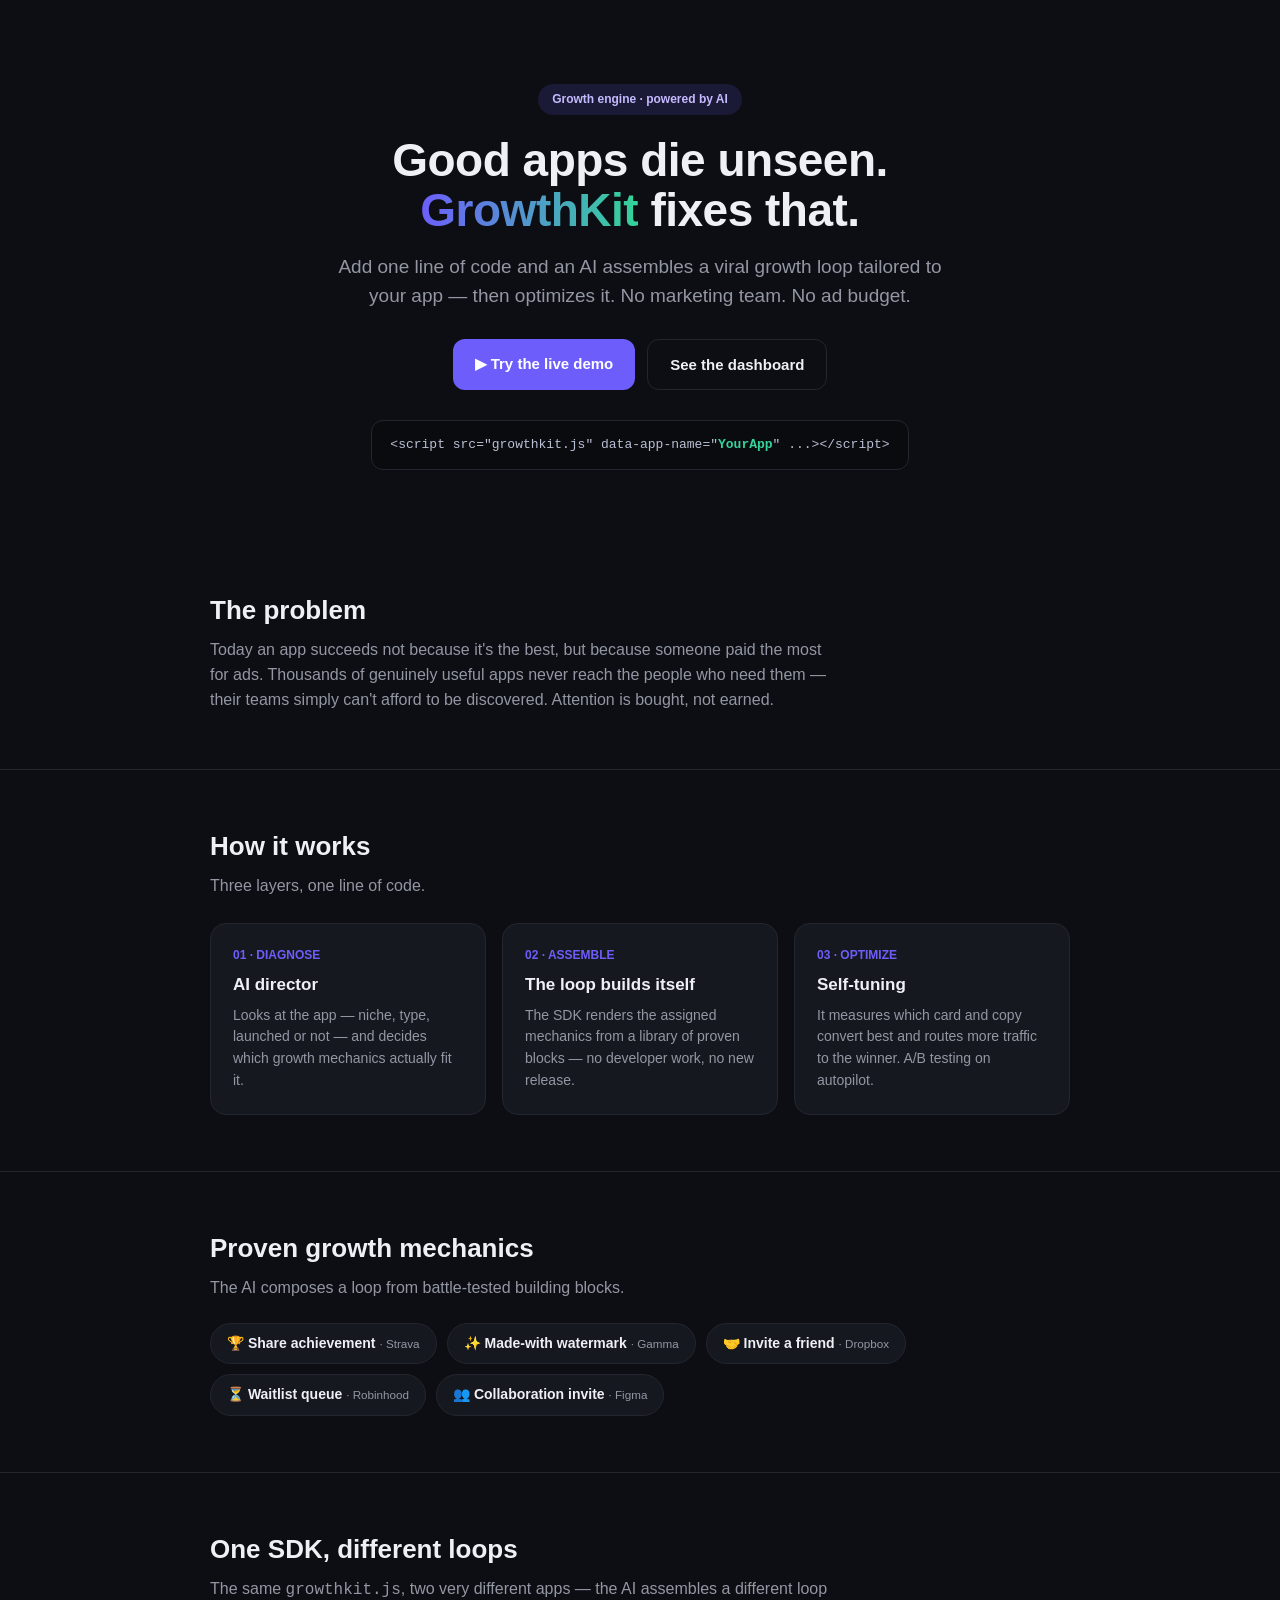
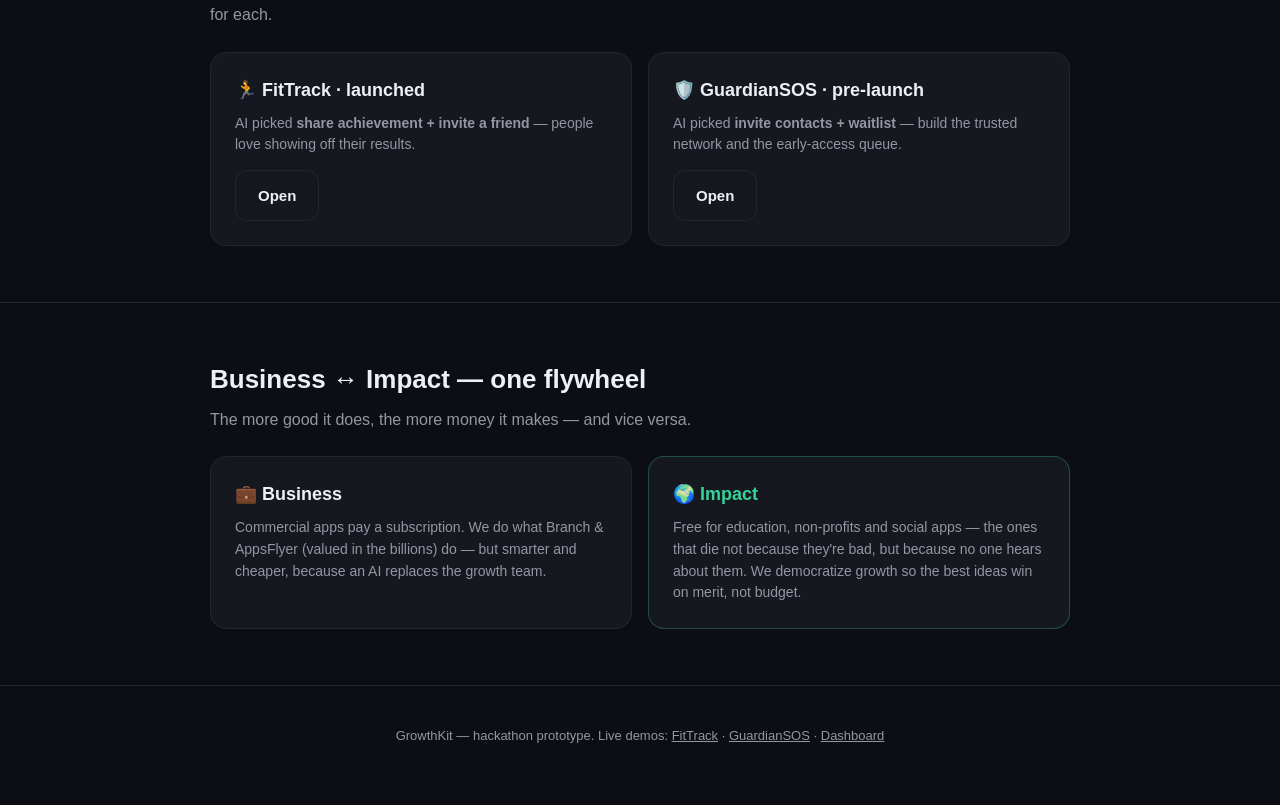
<file: index.html>
<!doctype html>
<html lang="en">
<head>
  <meta charset="utf-8">
  <meta name="viewport" content="width=device-width, initial-scale=1">
  <title>GrowthKit — AI growth engine for apps</title>
  <meta http-equiv="refresh" content="0; url=landing/index.html">
  <link rel="canonical" href="landing/index.html">
  <style>
    body{margin:0;min-height:100vh;display:grid;place-items:center;
      background:#0b0714;color:#f4eefb;font-family:Inter,system-ui,sans-serif}
    a{color:#19f7ff}
  </style>
</head>
<body>
  <p>Loading GrowthKit… If it doesn’t open, <a href="landing/index.html">click here</a>.</p>
  <script>location.replace("landing/index.html");</script>
</body>
</html>
</file>
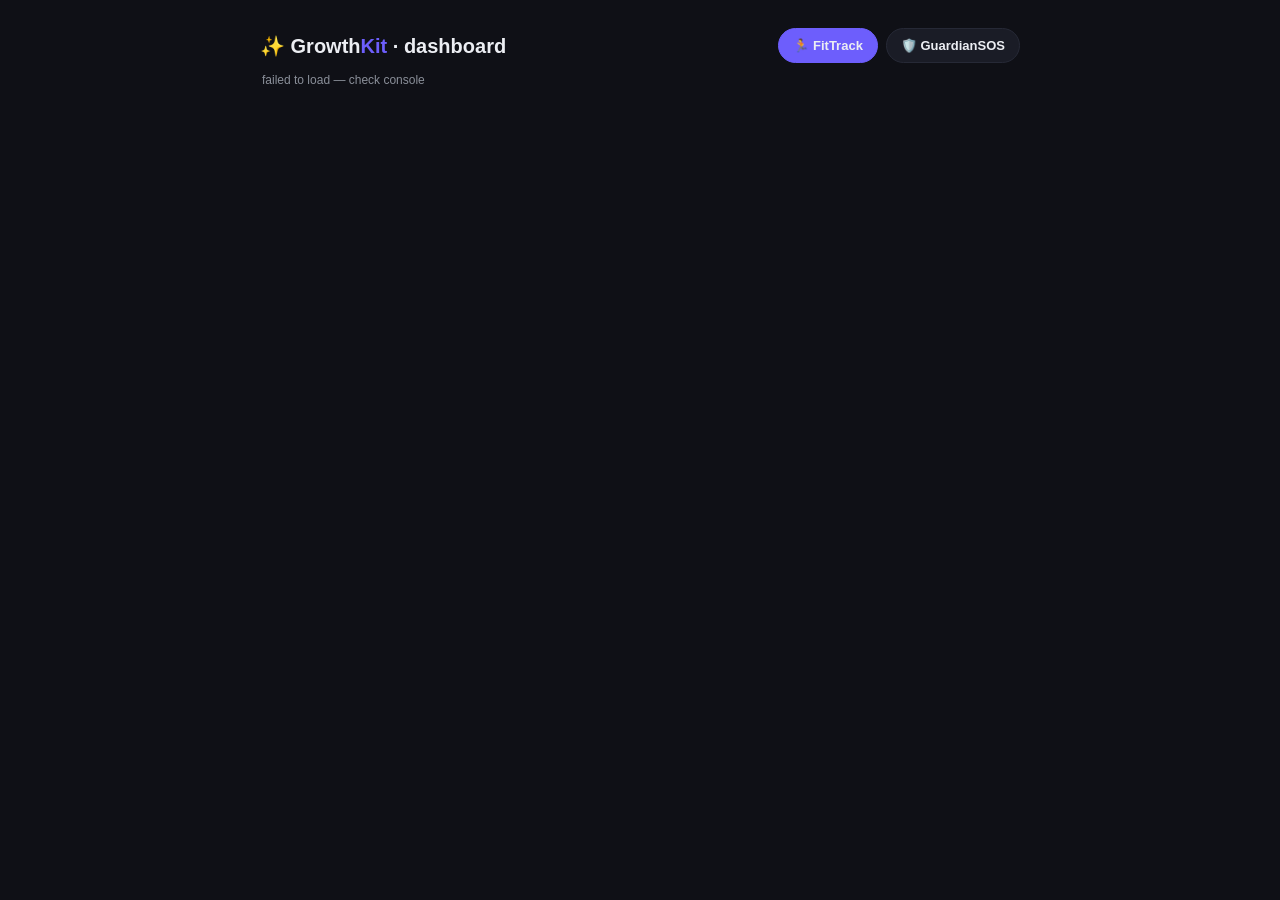
<file: dashboard/index.html>
<!DOCTYPE html>
<html lang="en">
  <head>
    <meta charset="UTF-8" />
    <meta name="viewport" content="width=device-width, initial-scale=1.0" />
    <title>GrowthKit — Dashboard</title>
    <style>
      :root {
        --bg: #0f1016;
        --card: #1a1c26;
        --line: #262936;
        --accent: #6d5efc;
        --good: #34d399;
        --ink: #eceef3;
        --muted: #8a8f99;
        --font: -apple-system, "Segoe UI", Roboto, sans-serif;
      }
      * { margin: 0; padding: 0; box-sizing: border-box; }
      body {
        font-family: var(--font);
        background: var(--bg);
        color: var(--ink);
        min-height: 100vh;
        padding: 28px 18px 48px;
      }
      .wrap { max-width: 760px; margin: 0 auto; }

      header.top { display: flex; align-items: center; justify-content: space-between; gap: 16px; flex-wrap: wrap; }
      .brand { font-size: 20px; font-weight: 800; }
      .brand span { color: var(--accent); }
      .apps { display: flex; gap: 8px; }
      .app-btn {
        border: 1px solid var(--line); background: var(--card); color: var(--ink);
        font: 700 13px var(--font); padding: 9px 14px; border-radius: 999px; cursor: pointer;
      }
      .app-btn.active { background: var(--accent); border-color: var(--accent); }

      .status { font-size: 12px; color: var(--muted); margin: 10px 2px 18px; min-height: 15px; }

      .card {
        background: var(--card); border: 1px solid var(--line);
        border-radius: 18px; padding: 20px; margin-bottom: 16px;
      }
      .card__label {
        font-size: 11px; font-weight: 700; text-transform: uppercase;
        letter-spacing: 0.5px; color: var(--muted); margin-bottom: 12px;
      }

      /* Strategy */
      .chips { display: flex; gap: 8px; flex-wrap: wrap; }
      .chip {
        background: rgba(109, 94, 252, 0.16); color: #c3bbff;
        font-size: 13px; font-weight: 700; padding: 7px 13px; border-radius: 999px;
      }
      .reason { font-size: 14px; color: var(--muted); margin-top: 12px; line-height: 1.5; }

      /* Metric tiles */
      .tiles { display: grid; grid-template-columns: repeat(auto-fit, minmax(120px, 1fr)); gap: 12px; }
      .tile { background: var(--card); border: 1px solid var(--line); border-radius: 16px; padding: 16px; }
      .tile__value { font-size: 30px; font-weight: 800; line-height: 1.1; font-variant-numeric: tabular-nums; }
      .tile__value.good { color: var(--good); }
      .tile__label { font-size: 12px; color: var(--muted); margin-top: 4px; }
      .tile__hint { font-size: 11px; color: #5c6069; margin-top: 6px; }

      /* Chart */
      .chart { display: flex; align-items: flex-end; gap: 5px; height: 130px; }
      .bar { flex: 1; background: linear-gradient(180deg, var(--accent), #4a37d6); border-radius: 4px 4px 0 0; min-height: 3px; }
      .chart-x { display: flex; justify-content: space-between; font-size: 10px; color: #5c6069; margin-top: 8px; }

      /* A/B */
      .ab { display: grid; grid-template-columns: 1fr 1fr; gap: 12px; }
      .variant { border: 1px solid var(--line); border-radius: 14px; padding: 16px; position: relative; }
      .variant.win { border-color: var(--good); background: rgba(52, 211, 153, 0.06); }
      .variant__name { font-size: 13px; font-weight: 800; }
      .variant__conv { font-size: 26px; font-weight: 800; margin: 6px 0 2px; font-variant-numeric: tabular-nums; }
      .variant__sub { font-size: 12px; color: var(--muted); }
      .win-tag { position: absolute; top: 12px; right: 12px; background: var(--good); color: #06281c; font-size: 10px; font-weight: 800; padding: 3px 8px; border-radius: 999px; }
      .ab-note { font-size: 12px; color: var(--muted); margin-top: 12px; line-height: 1.5; }

      .warn { display: none; color: #ffb35c; background: rgba(255, 179, 92, 0.1); border-radius: 12px; padding: 14px; font-size: 13px; line-height: 1.5; }
    </style>
  </head>
  <body>
    <div class="wrap">
      <header class="top">
        <div class="brand">✨ Growth<span>Kit</span> · dashboard</div>
        <div class="apps" id="apps"></div>
      </header>
      <div class="status" id="status"></div>

      <div class="warn" id="warn">
        Supabase is not configured. Add your keys to <b>config.js</b> and reload.
      </div>

      <div id="content" hidden>
        <!-- AI strategy -->
        <div class="card">
          <div class="card__label">🤖 Strategy assembled by the AI director</div>
          <div class="chips" id="chips"></div>
          <div class="reason" id="reason"></div>
        </div>

        <!-- Business metrics -->
        <div class="tiles" id="tiles"></div>

        <!-- Chart -->
        <div class="card" style="margin-top:16px;">
          <div class="card__label">📈 Installs per day (last 14 days)</div>
          <div class="chart" id="chart"></div>
          <div class="chart-x" id="chart-x"></div>
        </div>

        <!-- A/B optimization -->
        <div class="card">
          <div class="card__label">⚖️ Self-optimization — winning variant</div>
          <div class="ab" id="ab"></div>
          <div class="ab-note" id="ab-note"></div>
        </div>
      </div>
    </div>

    <script src="../config.js"></script>
    <script>
      /**
       * GrowthKit dashboard. Reads the AI strategy and analytics events from
       * Supabase and renders business metrics, a daily chart and the winning
       * A/B variant. Aggregation is done client-side for demo simplicity.
       */
      (() => {
        "use strict";

        const CPI = 2.1;   // assumed cost per install ($) for "ad spend saved"
        const REACH = 3;   // assumed people who see each share (for K-factor)

        const APPS = [
          { key: "demo-fittrack", name: "🏃 FitTrack" },
          { key: "demo-sos", name: "🛡️ GuardianSOS" },
        ];
        let current = APPS[0];

        const cfg = window.GROWTHKIT_CONFIG;
        const isConfigured = !!cfg?.supabaseUrl && !cfg.supabaseUrl.includes("YOUR-PROJECT");

        const $ = (id) => document.getElementById(id);

        // App selector buttons
        APPS.forEach((app) => {
          const btn = document.createElement("button");
          btn.className = "app-btn" + (app.key === current.key ? " active" : "");
          btn.textContent = app.name;
          btn.addEventListener("click", () => {
            current = app;
            document.querySelectorAll(".app-btn").forEach((b) => b.classList.remove("active"));
            btn.classList.add("active");
            load();
          });
          $("apps").appendChild(btn);
        });

        if (!isConfigured) {
          $("warn").style.display = "block";
          return;
        }

        const headers = {
          apikey: cfg.supabaseAnonKey,
          Authorization: `Bearer ${cfg.supabaseAnonKey}`,
        };

        async function api(path) {
          const res = await fetch(`${cfg.supabaseUrl}/rest/v1/${path}`, { headers });
          if (!res.ok) throw new Error(`HTTP ${res.status}`);
          return res.json();
        }

        async function load() {
          $("status").textContent = "loading…";
          try {
            const [events, strategyRows] = await Promise.all([
              api(`clicks?app_key=eq.${current.key}&select=type,variant,created_at`),
              api(`strategies?app_key=eq.${current.key}&select=strategy,reasoning`),
            ]);
            render(events, strategyRows[0]);
            $("content").hidden = false;
            $("status").textContent = `updated ${new Date().toLocaleTimeString()}`;
          } catch (error) {
            console.error(error);
            $("status").textContent = "failed to load — check console";
          }
        }

        function render(events, strategyRow) {
          renderStrategy(strategyRow);

          const shares = events.filter((e) => e.type === "share").length;
          const installs = events.filter((e) => e.type === "install").length;
          const conversion = shares ? installs / shares : 0;
          const kFactor = conversion * REACH;
          const saved = installs * CPI;

          renderTiles({ installs, shares, conversion, kFactor, saved });
          renderChart(events);
          renderAB(events);
        }

        function renderStrategy(row) {
          const mechanics = row?.strategy?.mechanics || [];
          $("chips").innerHTML = mechanics
            .map((m) => `<span class="chip">${m.type}</span>`)
            .join("");
          $("reason").textContent = row?.reasoning || "";
        }

        function tile(value, label, hint, good) {
          return (
            `<div class="tile"><div class="tile__value${good ? " good" : ""}">${value}</div>` +
            `<div class="tile__label">${label}</div>` +
            (hint ? `<div class="tile__hint">${hint}</div>` : "") +
            `</div>`
          );
        }

        function renderTiles({ installs, shares, conversion, kFactor, saved }) {
          $("tiles").innerHTML =
            tile(installs, "Installs", "via shared links") +
            tile(shares, "Shares", "growth loops shown") +
            tile(Math.round(conversion * 100) + "%", "Conversion", "install per share") +
            tile("×" + kFactor.toFixed(2), "K-factor", `viral if >1 · ~${REACH} see each share`, kFactor > 1) +
            tile("$" + Math.round(saved), "Ad spend saved", `at $${CPI} per install`, true);
        }

        function renderChart(events) {
          const today = new Date();
          today.setHours(0, 0, 0, 0);
          const days = [];
          for (let i = 13; i >= 0; i--) {
            const d = new Date(today);
            d.setDate(d.getDate() - i);
            days.push({ t: d.getTime(), label: `${d.getMonth() + 1}/${d.getDate()}`, count: 0 });
          }
          for (const e of events) {
            if (e.type !== "install") continue;
            const d = new Date(e.created_at);
            d.setHours(0, 0, 0, 0);
            const day = days.find((x) => x.t === d.getTime());
            if (day) day.count++;
          }
          const max = Math.max(1, ...days.map((d) => d.count));
          $("chart").innerHTML = days
            .map((d) => `<div class="bar" style="height:${(d.count / max) * 100}%" title="${d.label}: ${d.count}"></div>`)
            .join("");
          $("chart-x").innerHTML = `<span>${days[0].label}</span><span>today</span>`;
        }

        function renderAB(events) {
          const stat = (v) => {
            const s = events.filter((e) => e.type === "share" && e.variant === v).length;
            const i = events.filter((e) => e.type === "install" && e.variant === v).length;
            return { s, i, conv: s ? i / s : 0 };
          };
          const a = stat("A");
          const b = stat("B");
          const winner = a.conv >= b.conv ? "A" : "B";

          const col = (name, d) =>
            `<div class="variant${winner === name ? " win" : ""}">` +
            (winner === name ? `<span class="win-tag">WINNER</span>` : "") +
            `<div class="variant__name">Variant ${name}</div>` +
            `<div class="variant__conv">${Math.round(d.conv * 100)}%</div>` +
            `<div class="variant__sub">${d.i} installs / ${d.s} shares</div></div>`;

          $("ab").innerHTML = col("A", a) + col("B", b);
          $("ab-note").textContent =
            `Variant ${winner} converts better, so GrowthKit routes more traffic to it — ` +
            `the loop optimizes itself, no manual A/B analysis needed.`;
        }

        load();
        setInterval(load, 8000);
      })();
    </script>
  </body>
</html>
</file>
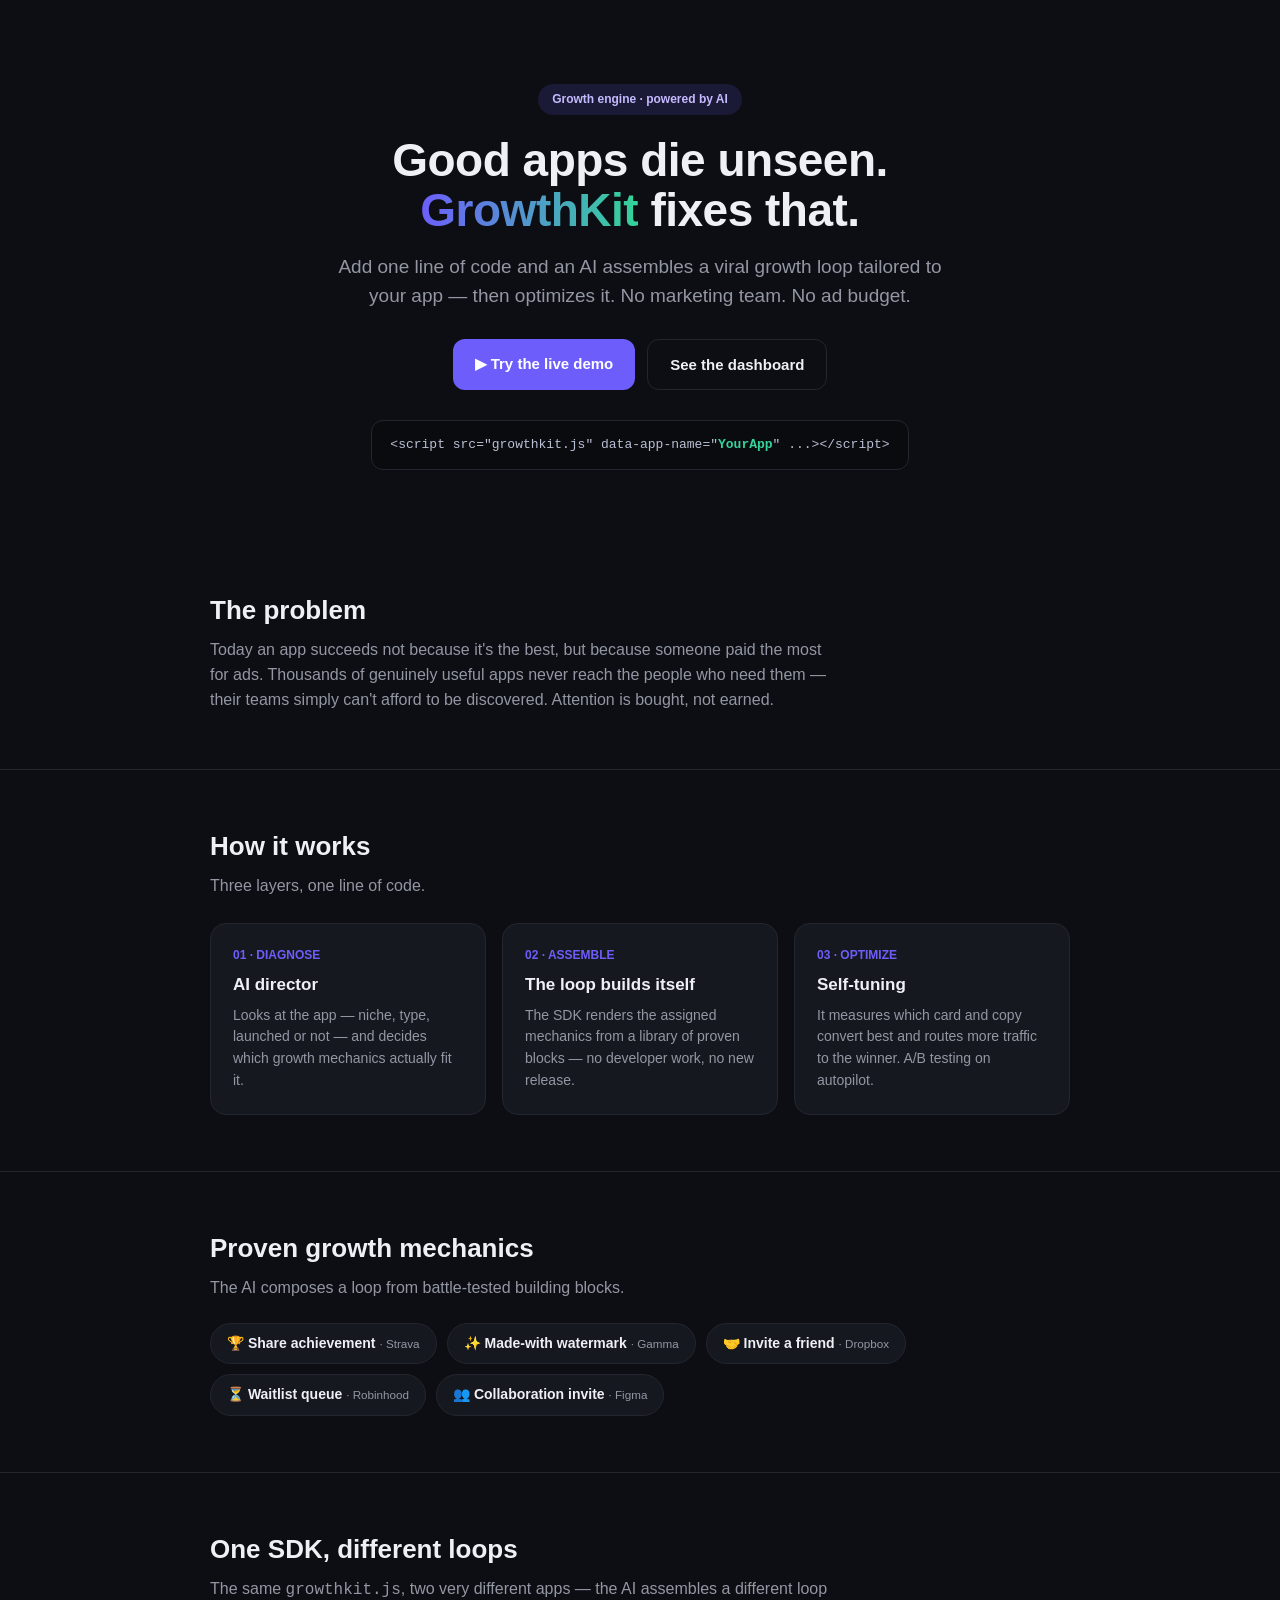
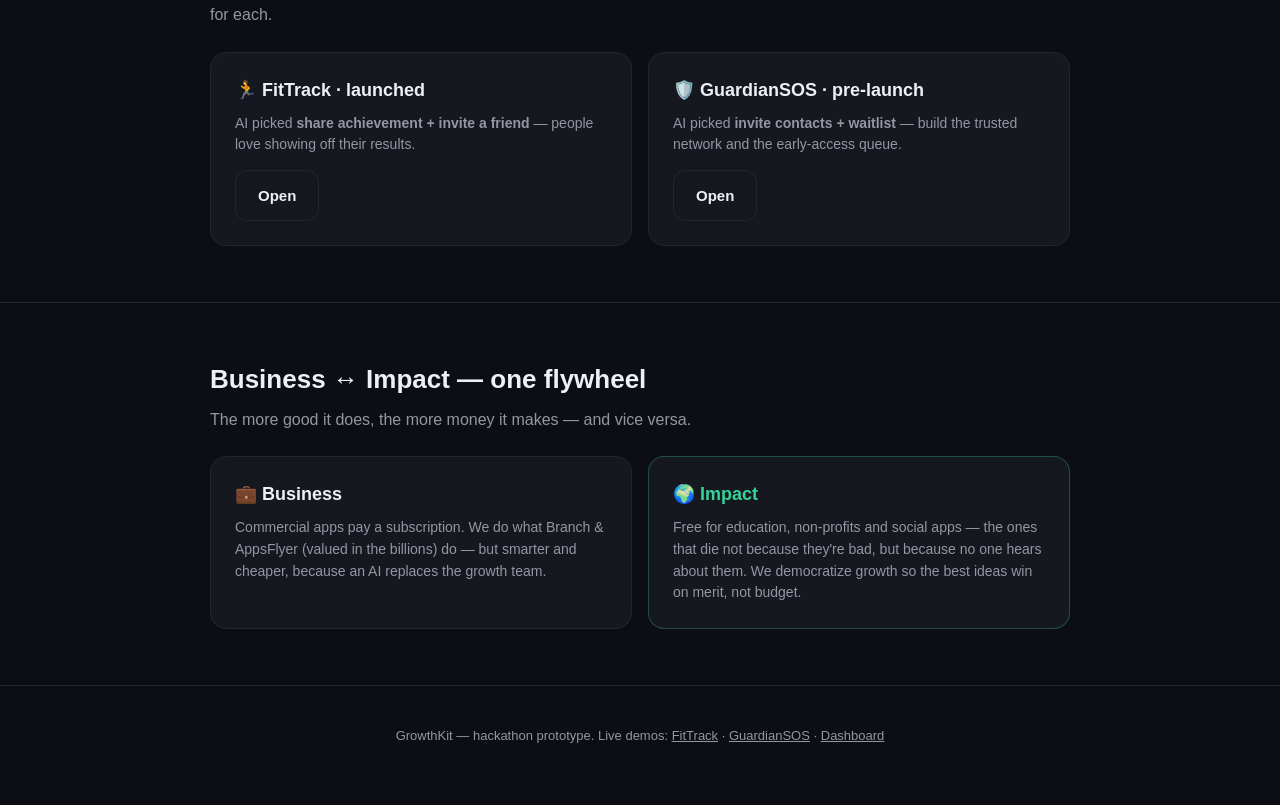
<file: landing/index.html>
<!DOCTYPE html>
<html lang="en">
  <head>
    <meta charset="UTF-8" />
    <meta name="viewport" content="width=device-width, initial-scale=1.0" />
    <title>GrowthKit — AI-assembled growth loops for any app</title>
    <style>
      :root {
        --bg: #0d0e13;
        --card: #16181f;
        --line: #23262f;
        --accent: #6d5efc;
        --accent2: #34d399;
        --ink: #eef0f5;
        --muted: #9297a3;
        --font: -apple-system, "Segoe UI", Roboto, sans-serif;
      }
      * { margin: 0; padding: 0; box-sizing: border-box; }
      body { font-family: var(--font); background: var(--bg); color: var(--ink); line-height: 1.55; }
      .wrap { max-width: 900px; margin: 0 auto; padding: 0 20px; }
      a { color: inherit; }
      .section { padding: 56px 0; border-bottom: 1px solid var(--line); }
      h2 { font-size: 26px; font-weight: 800; margin-bottom: 8px; }
      .lead { color: var(--muted); font-size: 16px; max-width: 620px; }

      /* Hero */
      .hero { padding: 84px 0 64px; text-align: center; }
      .badge { display: inline-block; font-size: 12px; font-weight: 700; color: #c3bbff;
        background: rgba(109,94,252,0.15); padding: 6px 14px; border-radius: 999px; }
      .hero h1 { font-size: 46px; font-weight: 900; line-height: 1.1; margin: 20px 0 16px; letter-spacing: -0.5px; }
      .hero h1 span { background: linear-gradient(90deg, var(--accent), var(--accent2)); -webkit-background-clip: text; background-clip: text; color: transparent; }
      .hero p { color: var(--muted); font-size: 19px; max-width: 640px; margin: 0 auto 28px; }
      .cta { display: inline-flex; gap: 12px; flex-wrap: wrap; justify-content: center; }
      .btn { text-decoration: none; font-weight: 700; font-size: 15px; padding: 13px 22px; border-radius: 12px; }
      .btn--primary { background: var(--accent); color: #fff; }
      .btn--ghost { border: 1px solid var(--line); color: var(--ink); }
      .code { display: inline-block; margin-top: 30px; background: #0a0b0f; border: 1px solid var(--line);
        border-radius: 12px; padding: 14px 18px; font-family: ui-monospace, monospace; font-size: 13px; color: #b9c0d4; }
      .code b { color: var(--accent2); }

      /* Steps */
      .steps { display: grid; grid-template-columns: repeat(auto-fit, minmax(220px, 1fr)); gap: 16px; margin-top: 24px; }
      .step { background: var(--card); border: 1px solid var(--line); border-radius: 16px; padding: 22px; }
      .step__n { font-size: 12px; font-weight: 800; color: var(--accent); }
      .step h3 { font-size: 17px; margin: 8px 0 6px; }
      .step p { color: var(--muted); font-size: 14px; }

      /* Mechanics */
      .mechs { display: flex; flex-wrap: wrap; gap: 10px; margin-top: 22px; }
      .mech { background: var(--card); border: 1px solid var(--line); border-radius: 999px; padding: 9px 16px; font-size: 14px; font-weight: 600; }
      .mech small { color: var(--muted); font-weight: 400; }

      /* Flywheel / impact */
      .cols { display: grid; grid-template-columns: 1fr 1fr; gap: 16px; margin-top: 24px; }
      .col { background: var(--card); border: 1px solid var(--line); border-radius: 16px; padding: 24px; }
      .col h3 { font-size: 18px; margin-bottom: 8px; }
      .col p { color: var(--muted); font-size: 14px; }
      .col--impact { border-color: rgba(52,211,153,0.3); }
      .col--impact h3 { color: var(--accent2); }

      footer { padding: 40px 0 60px; color: var(--muted); font-size: 13px; text-align: center; }

      @media (max-width: 620px) {
        .hero h1 { font-size: 34px; }
        .cols { grid-template-columns: 1fr; }
      }
    </style>
  </head>
  <body>
    <!-- Hero -->
    <section class="hero">
      <div class="wrap">
        <span class="badge">Growth engine · powered by AI</span>
        <h1>Good apps die unseen.<br /><span>GrowthKit</span> fixes that.</h1>
        <p>
          Add one line of code and an AI assembles a viral growth loop tailored to
          your app — then optimizes it. No marketing team. No ad budget.
        </p>
        <div class="cta">
          <a class="btn btn--primary" href="../apps/fittrack/index.html">▶ Try the live demo</a>
          <a class="btn btn--ghost" href="../dashboard/index.html">See the dashboard</a>
        </div>
        <div class="code">&lt;script src="growthkit.js" data-app-name="<b>YourApp</b>" ...&gt;&lt;/script&gt;</div>
      </div>
    </section>

    <!-- Problem -->
    <section class="section">
      <div class="wrap">
        <h2>The problem</h2>
        <p class="lead">
          Today an app succeeds not because it's the best, but because someone paid
          the most for ads. Thousands of genuinely useful apps never reach the people
          who need them — their teams simply can't afford to be discovered. Attention
          is bought, not earned.
        </p>
      </div>
    </section>

    <!-- How it works -->
    <section class="section">
      <div class="wrap">
        <h2>How it works</h2>
        <p class="lead">Three layers, one line of code.</p>
        <div class="steps">
          <div class="step">
            <div class="step__n">01 · DIAGNOSE</div>
            <h3>AI director</h3>
            <p>Looks at the app — niche, type, launched or not — and decides which growth mechanics actually fit it.</p>
          </div>
          <div class="step">
            <div class="step__n">02 · ASSEMBLE</div>
            <h3>The loop builds itself</h3>
            <p>The SDK renders the assigned mechanics from a library of proven blocks — no developer work, no new release.</p>
          </div>
          <div class="step">
            <div class="step__n">03 · OPTIMIZE</div>
            <h3>Self-tuning</h3>
            <p>It measures which card and copy convert best and routes more traffic to the winner. A/B testing on autopilot.</p>
          </div>
        </div>
      </div>
    </section>

    <!-- Mechanics -->
    <section class="section">
      <div class="wrap">
        <h2>Proven growth mechanics</h2>
        <p class="lead">The AI composes a loop from battle-tested building blocks.</p>
        <div class="mechs">
          <div class="mech">🏆 Share achievement <small>· Strava</small></div>
          <div class="mech">✨ Made-with watermark <small>· Gamma</small></div>
          <div class="mech">🤝 Invite a friend <small>· Dropbox</small></div>
          <div class="mech">⏳ Waitlist queue <small>· Robinhood</small></div>
          <div class="mech">👥 Collaboration invite <small>· Figma</small></div>
        </div>
      </div>
    </section>

    <!-- Different loops proof -->
    <section class="section">
      <div class="wrap">
        <h2>One SDK, different loops</h2>
        <p class="lead">The same <code>growthkit.js</code>, two very different apps — the AI assembles a different loop for each.</p>
        <div class="cols">
          <div class="col">
            <h3>🏃 FitTrack · launched</h3>
            <p>AI picked <b>share achievement + invite a friend</b> — people love showing off their results.</p>
            <a class="btn btn--ghost" style="margin-top:14px; display:inline-block;" href="../apps/fittrack/index.html">Open</a>
          </div>
          <div class="col">
            <h3>🛡️ GuardianSOS · pre-launch</h3>
            <p>AI picked <b>invite contacts + waitlist</b> — build the trusted network and the early-access queue.</p>
            <a class="btn btn--ghost" style="margin-top:14px; display:inline-block;" href="../apps/guardiansos/index.html">Open</a>
          </div>
        </div>
      </div>
    </section>

    <!-- Business + Impact flywheel -->
    <section class="section">
      <div class="wrap">
        <h2>Business ↔ Impact — one flywheel</h2>
        <p class="lead">The more good it does, the more money it makes — and vice versa.</p>
        <div class="cols">
          <div class="col">
            <h3>💼 Business</h3>
            <p>Commercial apps pay a subscription. We do what Branch &amp; AppsFlyer (valued in the billions) do — but smarter and cheaper, because an AI replaces the growth team.</p>
          </div>
          <div class="col col--impact">
            <h3>🌍 Impact</h3>
            <p>Free for education, non-profits and social apps — the ones that die not because they're bad, but because no one hears about them. We democratize growth so the best ideas win on merit, not budget.</p>
          </div>
        </div>
      </div>
    </section>

    <footer>
      <div class="wrap">
        GrowthKit — hackathon prototype. Live demos:
        <a href="../apps/fittrack/index.html">FitTrack</a> ·
        <a href="../apps/guardiansos/index.html">GuardianSOS</a> ·
        <a href="../dashboard/index.html">Dashboard</a>
      </div>
    </footer>
  </body>
</html>
</file>
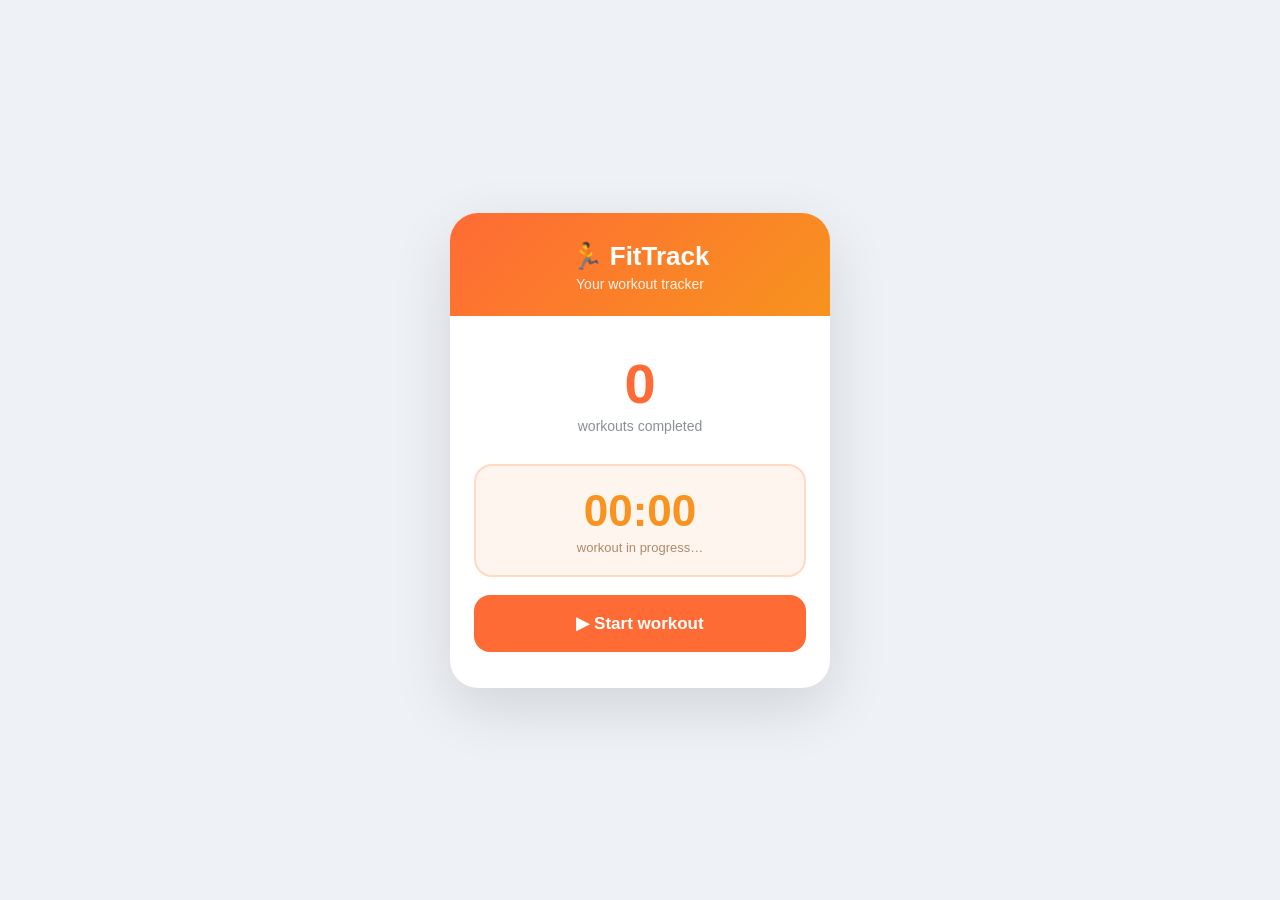
<file: apps/fittrack/index.html>
<!DOCTYPE html>
<html lang="en">
  <head>
    <meta charset="UTF-8" />
    <meta name="viewport" content="width=device-width, initial-scale=1.0" />
    <title>FitTrack — Workout Tracker</title>
    <link rel="stylesheet" href="style.css" />
  </head>
  <body>
    <main class="phone" role="application" aria-label="FitTrack">
      <header class="app-header">
        <h1 class="app-header__logo">🏃 FitTrack</h1>
        <p class="app-header__subtitle">Your workout tracker</p>
      </header>

      <section class="screen">
        <!-- Lifetime workout counter -->
        <div class="stat" aria-live="polite">
          <span class="stat__value" id="total-count">0</span>
          <span class="stat__label">workouts completed</span>
        </div>

        <!-- Active workout timer -->
        <div class="timer" id="timer-box" hidden>
          <span class="timer__value" id="timer-value">00:00</span>
          <span class="timer__label">workout in progress…</span>
        </div>

        <!-- Controls -->
        <button class="btn btn--primary" id="start-btn" type="button">▶ Start workout</button>
        <button class="btn btn--stop" id="stop-btn" type="button" hidden>⏹ Finish workout</button>

        <!-- Result (the "achievement") -->
        <article class="result" id="result-card" hidden>
          <div class="result__emoji">🏆</div>
          <h2 class="result__title">Workout complete!</h2>
          <p class="result__stats" id="result-stats"></p>
          <!-- GrowthKit SDK injects its share UI into this slot -->
          <div id="growthkit-slot"></div>
        </article>
      </section>
    </main>

    <!-- Host app logic -->
    <script src="app.js"></script>

    <!-- GrowthKit backend config (Supabase URL + public anon key) -->
    <script src="../../config.js"></script>

    <!-- GrowthKit SDK — single-line integration. All config via data-* attributes. -->
    <script
      src="../../sdk/growthkit.js"
      data-app-name="FitTrack"
      data-app-niche="fitness & sport"
      data-install-url="install.html"
      data-api-key="demo-fittrack"
    ></script>
  </body>
</html>
</file>
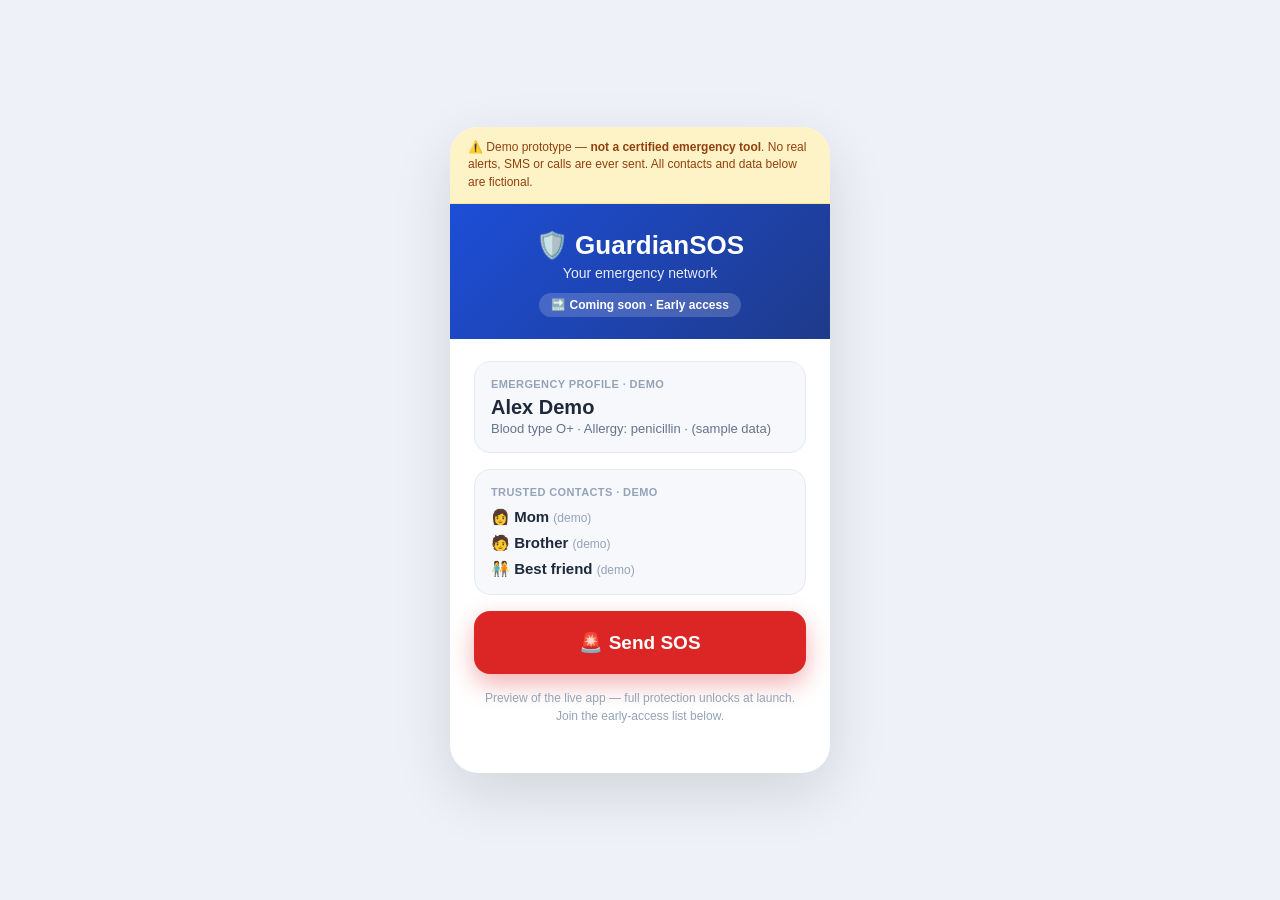
<file: apps/guardiansos/index.html>
<!DOCTYPE html>
<html lang="en">
  <head>
    <meta charset="UTF-8" />
    <meta name="viewport" content="width=device-width, initial-scale=1.0" />
    <title>GuardianSOS — Personal Safety</title>
    <link rel="stylesheet" href="style.css" />
  </head>
  <body>
    <main class="phone" role="application" aria-label="GuardianSOS">
      <!-- Safety disclaimer — this is a demo prototype, not a real service -->
      <div class="disclaimer" role="note">
        ⚠️ Demo prototype — <b>not a certified emergency tool</b>. No real alerts,
        SMS or calls are ever sent. All contacts and data below are fictional.
      </div>

      <header class="app-header">
        <h1 class="app-header__logo">🛡️ GuardianSOS</h1>
        <p class="app-header__subtitle">Your emergency network</p>
        <span class="badge-soon">🔜 Coming soon · Early access</span>
      </header>

      <section class="screen">
        <!-- Emergency profile (fictional demo data) -->
        <div class="card profile">
          <div class="card__label">Emergency profile · demo</div>
          <div class="profile__name">Alex Demo</div>
          <div class="profile__meta">Blood type O+ · Allergy: penicillin · (sample data)</div>
        </div>

        <!-- Trusted contacts (fictional) -->
        <div class="card">
          <div class="card__label">Trusted contacts · demo</div>
          <ul class="contacts" id="contacts">
            <li>👩 Mom <span>(demo)</span></li>
            <li>🧑 Brother <span>(demo)</span></li>
            <li>🧑‍🤝‍🧑 Best friend <span>(demo)</span></li>
          </ul>
        </div>

        <!-- The big SOS button (mock only) -->
        <button class="sos-btn" id="sos-btn" type="button">🚨 Send SOS</button>
        <div class="sos-status" id="sos-status" hidden></div>
        <p class="preview-note">
          Preview of the live app — full protection unlocks at launch.
          Join the early-access list below.
        </p>

        <!-- GrowthKit renders the AI-assigned mechanics here (referral + waitlist) -->
        <div id="growthkit-slot"></div>
      </section>
    </main>

    <!-- GrowthKit backend config (Supabase URL + public anon key) -->
    <script src="../../config.js"></script>

    <!-- GrowthKit SDK — same one-line integration as FitTrack, different app -->
    <script
      src="../../sdk/growthkit.js"
      data-app-name="GuardianSOS"
      data-app-niche="personal safety; alerts trusted contacts in danger; pre-launch"
      data-install-url="install.html"
      data-api-key="demo-sos"
    ></script>

    <!-- Host app logic -->
    <script src="app.js"></script>
  </body>
</html>
</file>
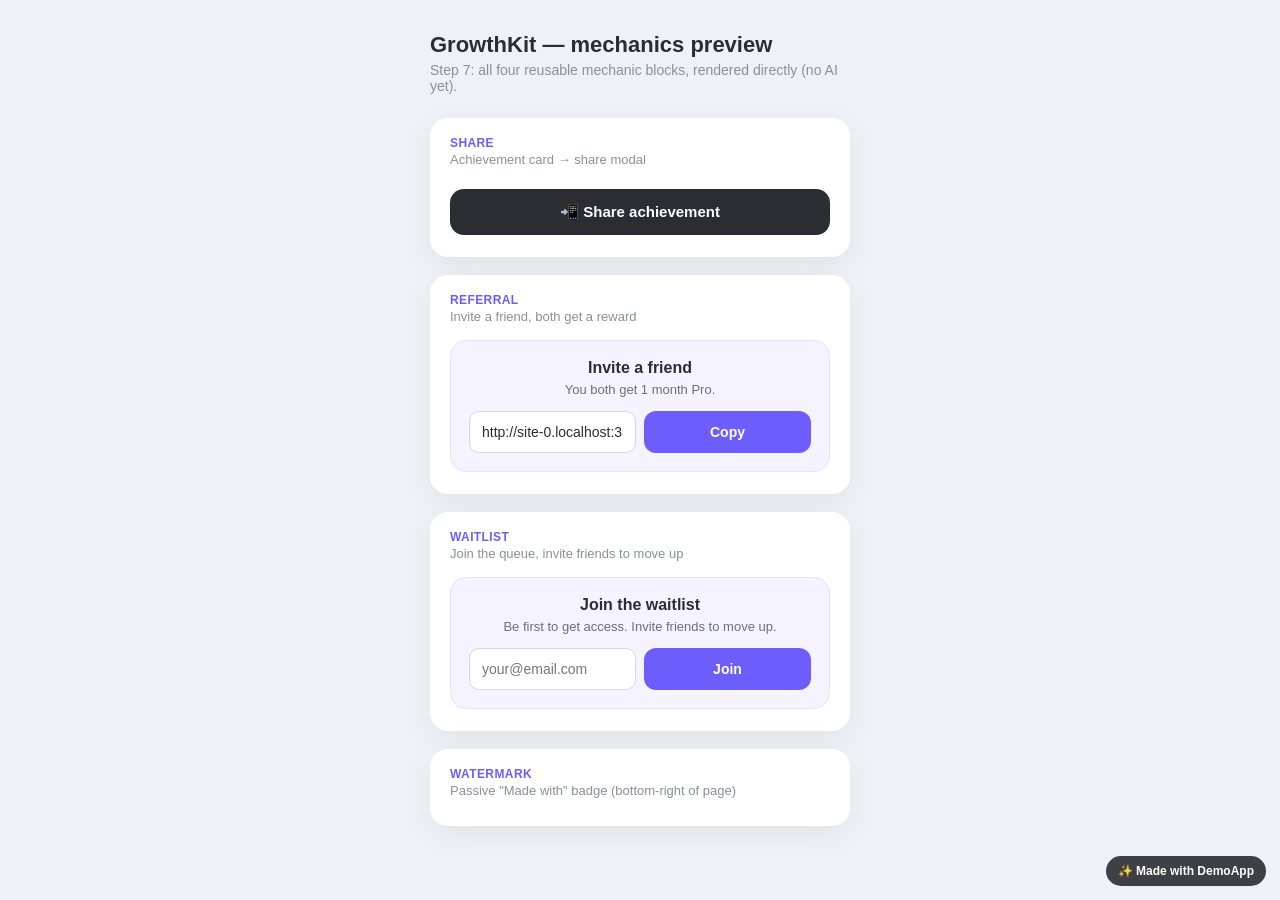
<file: sdk/preview.html>
<!DOCTYPE html>
<html lang="en">
  <head>
    <meta charset="UTF-8" />
    <meta name="viewport" content="width=device-width, initial-scale=1.0" />
    <title>GrowthKit — Mechanics Preview</title>
    <style>
      body {
        font-family: -apple-system, "Segoe UI", Roboto, sans-serif;
        background: #eef1f6;
        margin: 0;
        padding: 32px 16px;
        color: #2b2d33;
      }
      .wrap { max-width: 420px; margin: 0 auto; }
      h1 { font-size: 22px; margin: 0 0 4px; }
      .lead { font-size: 14px; color: #8a8f99; margin: 0 0 24px; }
      .mech {
        background: #fff;
        border-radius: 18px;
        padding: 18px 20px 22px;
        margin-bottom: 18px;
        box-shadow: 0 8px 30px rgba(0, 0, 0, 0.06);
      }
      .mech__name {
        font-size: 12px;
        font-weight: 700;
        text-transform: uppercase;
        letter-spacing: 0.4px;
        color: #6d5efc;
      }
      .mech__desc { font-size: 13px; color: #8a8f99; margin: 2px 0 6px; }
    </style>
  </head>
  <body>
    <div class="wrap">
      <h1>GrowthKit — mechanics preview</h1>
      <p class="lead">
        Step 7: all four reusable mechanic blocks, rendered directly (no AI yet).
      </p>

      <section class="mech">
        <div class="mech__name">share</div>
        <div class="mech__desc">Achievement card → share modal</div>
        <div id="slot-share"></div>
      </section>

      <section class="mech">
        <div class="mech__name">referral</div>
        <div class="mech__desc">Invite a friend, both get a reward</div>
        <div id="slot-referral"></div>
      </section>

      <section class="mech">
        <div class="mech__name">waitlist</div>
        <div class="mech__desc">Join the queue, invite friends to move up</div>
        <div id="slot-waitlist"></div>
      </section>

      <section class="mech">
        <div class="mech__name">watermark</div>
        <div class="mech__desc">Passive "Made with" badge (bottom-right of page)</div>
      </section>
    </div>

    <!-- Load the SDK with demo config -->
    <script
      src="growthkit.js"
      data-app-name="DemoApp"
      data-app-niche="preview"
      data-install-url="../apps/fittrack/install.html"
      data-api-key="demo-preview"
    ></script>
    <script>
      // Render each mechanic directly to verify the blocks (Step 7).
      GrowthKit.render("share", document.getElementById("slot-share"), {
        title: "Level 5 reached!",
        stats: [{ text: "⭐ 1,240 pts" }, { text: "🔥 7-day streak" }],
      });
      GrowthKit.render("referral", document.getElementById("slot-referral"), {
        reward: "1 month Pro",
      });
      GrowthKit.render("waitlist", document.getElementById("slot-waitlist"), {
        position: 128,
      });
      GrowthKit.render("watermark", null, {});
    </script>
  </body>
</html>
</file>
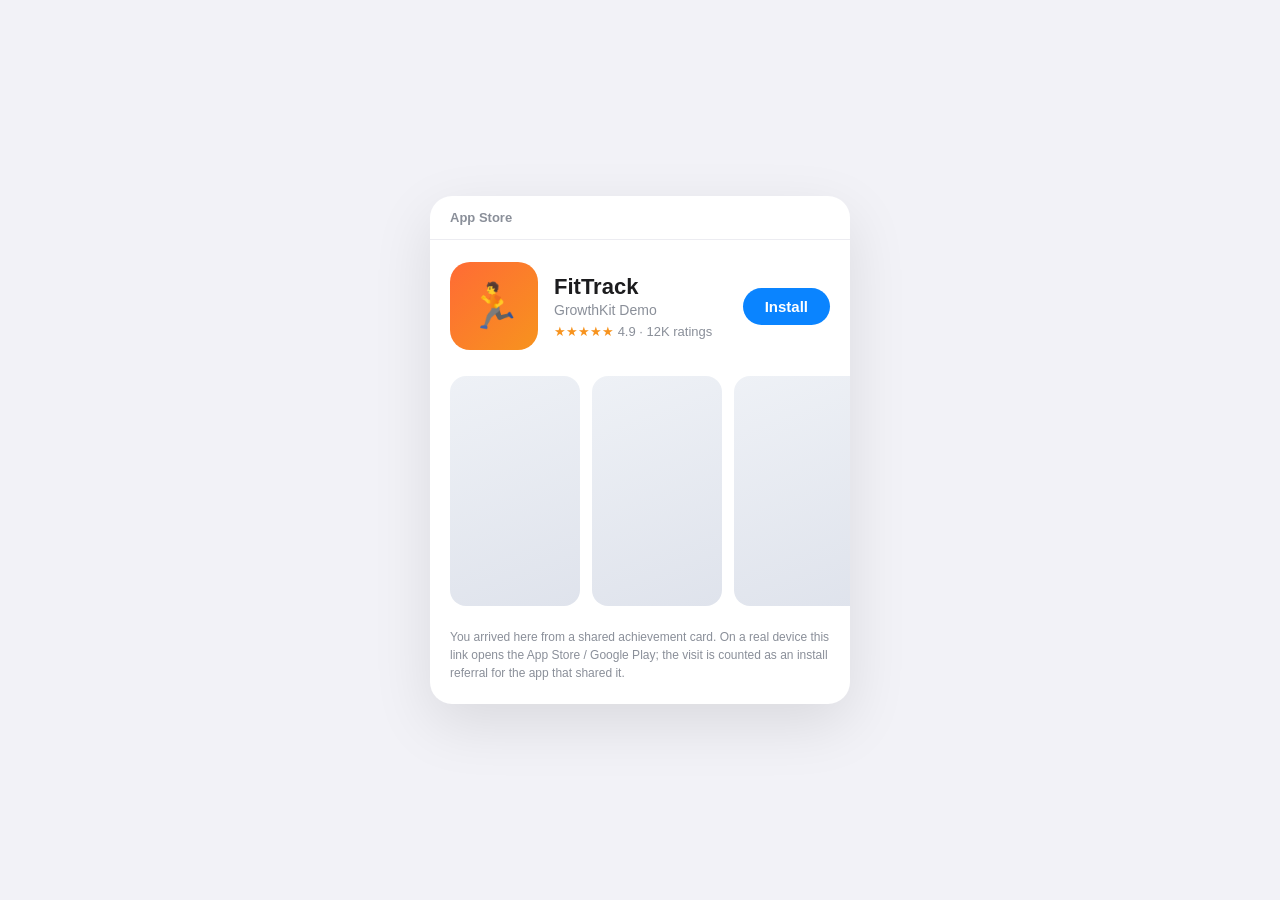
<file: apps/fittrack/install.html>
<!DOCTYPE html>
<html lang="en">
  <head>
    <meta charset="UTF-8" />
    <meta name="viewport" content="width=device-width, initial-scale=1.0" />
    <title>Install</title>
    <style>
      :root {
        --ink: #1c1c1e;
        --muted: #8a8f99;
        --accent: #0a84ff;
        --font: -apple-system, "Segoe UI", Roboto, sans-serif;
      }
      * { margin: 0; padding: 0; box-sizing: border-box; }
      body {
        font-family: var(--font);
        background: #f2f2f7;
        min-height: 100vh;
        display: grid;
        place-items: center;
        padding: 20px;
        color: var(--ink);
      }
      .store {
        width: 100%;
        max-width: 420px;
        background: #fff;
        border-radius: 22px;
        box-shadow: 0 20px 60px rgba(0, 0, 0, 0.1);
        overflow: hidden;
      }
      .store__bar {
        font-size: 13px;
        font-weight: 600;
        color: var(--muted);
        padding: 14px 20px;
        border-bottom: 1px solid #ececf1;
      }
      .app {
        display: grid;
        grid-template-columns: 88px 1fr auto;
        gap: 16px;
        align-items: center;
        padding: 22px 20px;
      }
      .app__icon {
        width: 88px;
        height: 88px;
        border-radius: 20px;
        background: linear-gradient(135deg, #ff6b35, #f7931e);
        display: grid;
        place-items: center;
        font-size: 44px;
      }
      .app__name { font-size: 22px; font-weight: 800; }
      .app__dev { font-size: 14px; color: var(--muted); margin-top: 2px; }
      .app__rating { font-size: 13px; color: #f7931e; margin-top: 6px; }
      .app__rating span { color: var(--muted); }
      .app__install {
        grid-column: 3;
        align-self: center;
        border: none;
        background: var(--accent);
        color: #fff;
        font-size: 15px;
        font-weight: 700;
        padding: 10px 22px;
        border-radius: 999px;
        cursor: pointer;
      }
      .app__install:active { transform: scale(0.97); }
      .shots {
        display: flex;
        gap: 12px;
        padding: 4px 20px 22px;
        overflow-x: auto;
      }
      .shot {
        flex: 0 0 130px;
        height: 230px;
        border-radius: 16px;
        background: linear-gradient(160deg, #eef1f6, #dfe3ec);
      }
      .note {
        font-size: 12px;
        color: var(--muted);
        padding: 0 20px 22px;
        line-height: 1.5;
      }
    </style>
  </head>
  <body>
    <main class="store">
      <div class="store__bar">App Store</div>

      <section class="app">
        <div class="app__icon" id="app-icon">🏃</div>
        <div class="app__meta">
          <h1 class="app__name" id="app-name">App</h1>
          <p class="app__dev">GrowthKit Demo</p>
          <p class="app__rating">★★★★★ <span>4.9 · 12K ratings</span></p>
        </div>
        <button class="app__install" id="install-btn" type="button">Install</button>
      </section>

      <section class="shots" aria-hidden="true">
        <div class="shot"></div>
        <div class="shot"></div>
        <div class="shot"></div>
      </section>

      <p class="note">
        You arrived here from a shared achievement card. On a real device this
        link opens the App Store / Google Play; the visit is counted as an
        install referral for the app that shared it.
      </p>
    </main>

    <!-- Public Supabase config (optional — tracking is skipped if absent) -->
    <script src="../../config.js"></script>
    <script>
      /**
       * Install page. Records a click-through (attribution) for the app that
       * shared the card, then presents a store-like screen.
       */
      (() => {
        "use strict";

        const params = new URLSearchParams(location.search);
        const appName = params.get("name") || "FitTrack";
        const appKey = params.get("app") || "unknown";
        const ref = params.get("ref");
        const variant = params.get("variant");

        document.getElementById("app-name").textContent = appName;
        document.title = `Install ${appName}`;

        const cfg = window.GROWTHKIT_CONFIG;
        const isConfigured =
          !!cfg?.supabaseUrl && !cfg.supabaseUrl.includes("YOUR-PROJECT");

        /** Record the click in Supabase via its public REST endpoint. */
        async function recordClick() {
          if (!isConfigured) {
            console.info("[GrowthKit] Supabase not configured — skipping tracking.");
            return;
          }
          try {
            const response = await fetch(`${cfg.supabaseUrl}/rest/v1/clicks`, {
              method: "POST",
              headers: {
                "Content-Type": "application/json",
                apikey: cfg.supabaseAnonKey,
                Authorization: `Bearer ${cfg.supabaseAnonKey}`,
                Prefer: "return=minimal",
              },
              body: JSON.stringify({ app_key: appKey, ref, variant, type: "install" }),
            });
            if (!response.ok) throw new Error(`HTTP ${response.status}`);
            console.info("[GrowthKit] Click recorded for", appKey);
          } catch (error) {
            console.error("[GrowthKit] Failed to record click:", error);
          }
        }

        recordClick();

        document.getElementById("install-btn").addEventListener("click", (event) => {
          event.target.textContent = "Installing…";
          setTimeout(() => (event.target.textContent = "Open"), 1200);
        });
      })();
    </script>
  </body>
</html>
</file>
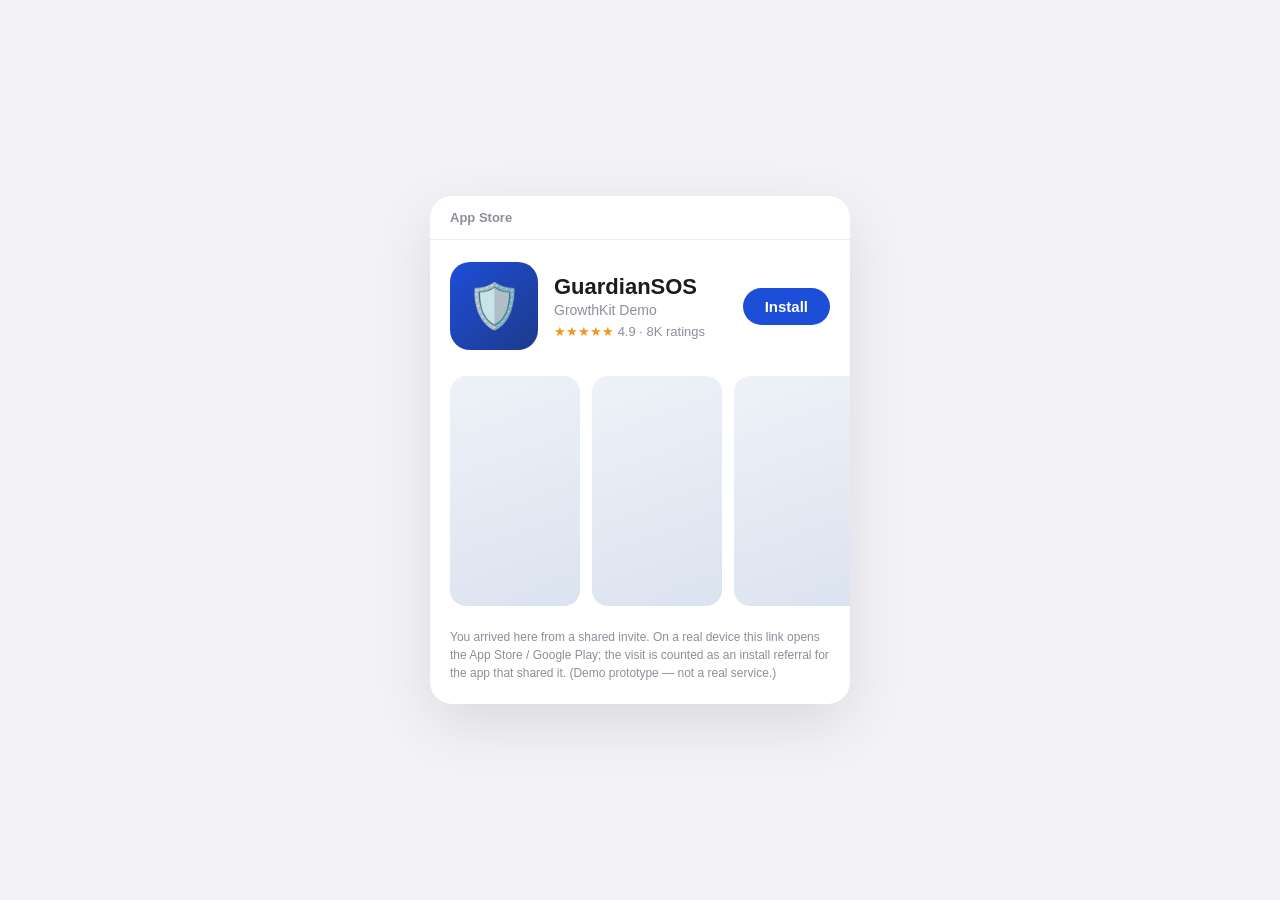
<file: apps/guardiansos/install.html>
<!DOCTYPE html>
<html lang="en">
  <head>
    <meta charset="UTF-8" />
    <meta name="viewport" content="width=device-width, initial-scale=1.0" />
    <title>Install</title>
    <style>
      :root {
        --ink: #1c1c1e;
        --muted: #8a8f99;
        --accent: #1d4ed8;
        --font: -apple-system, "Segoe UI", Roboto, sans-serif;
      }
      * { margin: 0; padding: 0; box-sizing: border-box; }
      body {
        font-family: var(--font);
        background: #f2f2f7;
        min-height: 100vh;
        display: grid;
        place-items: center;
        padding: 20px;
        color: var(--ink);
      }
      .store {
        width: 100%;
        max-width: 420px;
        background: #fff;
        border-radius: 22px;
        box-shadow: 0 20px 60px rgba(0, 0, 0, 0.1);
        overflow: hidden;
      }
      .store__bar {
        font-size: 13px;
        font-weight: 600;
        color: var(--muted);
        padding: 14px 20px;
        border-bottom: 1px solid #ececf1;
      }
      .app {
        display: grid;
        grid-template-columns: 88px 1fr auto;
        gap: 16px;
        align-items: center;
        padding: 22px 20px;
      }
      .app__icon {
        width: 88px;
        height: 88px;
        border-radius: 20px;
        background: linear-gradient(135deg, #1d4ed8, #1e3a8a);
        display: grid;
        place-items: center;
        font-size: 44px;
      }
      .app__name { font-size: 22px; font-weight: 800; }
      .app__dev { font-size: 14px; color: var(--muted); margin-top: 2px; }
      .app__rating { font-size: 13px; color: #f7931e; margin-top: 6px; }
      .app__rating span { color: var(--muted); }
      .app__install {
        grid-column: 3;
        align-self: center;
        border: none;
        background: var(--accent);
        color: #fff;
        font-size: 15px;
        font-weight: 700;
        padding: 10px 22px;
        border-radius: 999px;
        cursor: pointer;
      }
      .app__install:active { transform: scale(0.97); }
      .shots {
        display: flex;
        gap: 12px;
        padding: 4px 20px 22px;
        overflow-x: auto;
      }
      .shot {
        flex: 0 0 130px;
        height: 230px;
        border-radius: 16px;
        background: linear-gradient(160deg, #eef2f8, #dbe3f0);
      }
      .note {
        font-size: 12px;
        color: var(--muted);
        padding: 0 20px 22px;
        line-height: 1.5;
      }
    </style>
  </head>
  <body>
    <main class="store">
      <div class="store__bar">App Store</div>

      <section class="app">
        <div class="app__icon">🛡️</div>
        <div class="app__meta">
          <h1 class="app__name" id="app-name">GuardianSOS</h1>
          <p class="app__dev">GrowthKit Demo</p>
          <p class="app__rating">★★★★★ <span>4.9 · 8K ratings</span></p>
        </div>
        <button class="app__install" id="install-btn" type="button">Install</button>
      </section>

      <section class="shots" aria-hidden="true">
        <div class="shot"></div>
        <div class="shot"></div>
        <div class="shot"></div>
      </section>

      <p class="note">
        You arrived here from a shared invite. On a real device this link opens
        the App Store / Google Play; the visit is counted as an install referral
        for the app that shared it. (Demo prototype — not a real service.)
      </p>
    </main>

    <script src="../../config.js"></script>
    <script>
      (() => {
        "use strict";
        const params = new URLSearchParams(location.search);
        const appName = params.get("name") || "GuardianSOS";
        const appKey = params.get("app") || "unknown";
        const ref = params.get("ref");
        const variant = params.get("variant");

        document.getElementById("app-name").textContent = appName;
        document.title = `Install ${appName}`;

        const cfg = window.GROWTHKIT_CONFIG;
        const isConfigured =
          !!cfg?.supabaseUrl && !cfg.supabaseUrl.includes("YOUR-PROJECT");

        async function recordClick() {
          if (!isConfigured) {
            console.info("[GrowthKit] Supabase not configured — skipping tracking.");
            return;
          }
          try {
            const response = await fetch(`${cfg.supabaseUrl}/rest/v1/clicks`, {
              method: "POST",
              headers: {
                "Content-Type": "application/json",
                apikey: cfg.supabaseAnonKey,
                Authorization: `Bearer ${cfg.supabaseAnonKey}`,
                Prefer: "return=minimal",
              },
              body: JSON.stringify({ app_key: appKey, ref, variant, type: "install" }),
            });
            if (!response.ok) throw new Error(`HTTP ${response.status}`);
            console.info("[GrowthKit] Click recorded for", appKey);
          } catch (error) {
            console.error("[GrowthKit] Failed to record click:", error);
          }
        }
        recordClick();

        document.getElementById("install-btn").addEventListener("click", (event) => {
          event.target.textContent = "Installing…";
          setTimeout(() => (event.target.textContent = "Open"), 1200);
        });
      })();
    </script>
  </body>
</html>
</file>
<file: apps/fittrack/style.css>
/* FitTrack — demo app styles.
 * Mobile-first: a single "phone" surface centered on the screen. */

:root {
  --brand: #ff6b35;
  --brand-strong: #f7931e;
  --ink: #2b2d33;
  --muted: #8a8f99;
  --surface: #ffffff;
  --bg: #eef1f6;
  --radius-lg: 28px;
  --radius-md: 16px;
  --font: -apple-system, "Segoe UI", Roboto, sans-serif;
}

*,
*::before,
*::after {
  margin: 0;
  padding: 0;
  box-sizing: border-box;
}

body {
  font-family: var(--font);
  background: var(--bg);
  min-height: 100vh;
  display: grid;
  place-items: center;
  padding: 20px;
}

/* Phone surface */
.phone {
  width: 100%;
  max-width: 380px;
  background: var(--surface);
  border-radius: var(--radius-lg);
  box-shadow: 0 20px 60px rgba(0, 0, 0, 0.12);
  overflow: hidden;
}

/* Header */
.app-header {
  background: linear-gradient(135deg, var(--brand), var(--brand-strong));
  color: #fff;
  padding: 28px 24px 24px;
  text-align: center;
}
.app-header__logo {
  font-size: 26px;
  font-weight: 800;
}
.app-header__subtitle {
  font-size: 14px;
  opacity: 0.9;
  margin-top: 4px;
}

/* Screen layout */
.screen {
  padding: 28px 24px 36px;
  display: flex;
  flex-direction: column;
  gap: 18px;
}

/* Lifetime stat */
.stat {
  display: flex;
  flex-direction: column;
  gap: 6px;
  text-align: center;
  padding: 12px 0;
}
.stat__value {
  font-size: 56px;
  font-weight: 800;
  color: var(--brand);
  line-height: 1;
}
.stat__label {
  font-size: 14px;
  color: var(--muted);
}

/* Active timer */
.timer {
  display: flex;
  flex-direction: column;
  gap: 4px;
  text-align: center;
  background: #fff5ef;
  border: 2px solid #ffd9c2;
  border-radius: 18px;
  padding: 20px;
}
.timer__value {
  font-size: 44px;
  font-weight: 800;
  color: var(--brand-strong);
  font-variant-numeric: tabular-nums;
}
.timer__label {
  font-size: 13px;
  color: #b08968;
}

/* Buttons */
.btn {
  border: none;
  border-radius: var(--radius-md);
  padding: 18px;
  font-size: 17px;
  font-weight: 700;
  color: #fff;
  cursor: pointer;
  transition: transform 0.08s ease, opacity 0.2s ease;
}
.btn:active {
  transform: scale(0.97);
}
.btn--primary {
  background: var(--brand);
}
.btn--stop {
  background: var(--ink);
}

/* Result card */
.result {
  background: linear-gradient(135deg, #fff5ef, #ffffff);
  border: 2px solid #ffe2d1;
  border-radius: 20px;
  padding: 24px;
  text-align: center;
}
.result__emoji {
  font-size: 44px;
}
.result__title {
  font-size: 18px;
  font-weight: 800;
  color: var(--ink);
  margin-top: 6px;
}
.result__stats {
  font-size: 15px;
  color: #5a5f6a;
  margin-top: 10px;
  line-height: 1.6;
}
</file>
<file: apps/guardiansos/style.css>
/* GuardianSOS — demo app styles.
 * Deliberately a different look from FitTrack (safety blue / red, not orange). */

:root {
  --brand: #1d4ed8;
  --brand-strong: #1e3a8a;
  --danger: #dc2626;
  --ink: #1e293b;
  --muted: #94a3b8;
  --surface: #ffffff;
  --bg: #eef2f8;
  --radius-lg: 28px;
  --radius-md: 16px;
  --font: -apple-system, "Segoe UI", Roboto, sans-serif;
}

*,
*::before,
*::after {
  margin: 0;
  padding: 0;
  box-sizing: border-box;
}

body {
  font-family: var(--font);
  background: var(--bg);
  min-height: 100vh;
  display: grid;
  place-items: center;
  padding: 20px;
}

.phone {
  width: 100%;
  max-width: 380px;
  background: var(--surface);
  border-radius: var(--radius-lg);
  box-shadow: 0 20px 60px rgba(0, 0, 0, 0.12);
  overflow: hidden;
}

/* Safety disclaimer banner */
.disclaimer {
  background: #fef3c7;
  color: #92400e;
  font-size: 12px;
  line-height: 1.45;
  padding: 12px 18px;
  border-bottom: 1px solid #fde68a;
}

/* Header */
.app-header {
  background: linear-gradient(135deg, var(--brand), var(--brand-strong));
  color: #fff;
  padding: 26px 24px 22px;
  text-align: center;
}
.app-header__logo {
  font-size: 26px;
  font-weight: 800;
}
.app-header__subtitle {
  font-size: 14px;
  opacity: 0.9;
  margin-top: 4px;
}
.badge-soon {
  display: inline-block;
  margin-top: 12px;
  background: rgba(255, 255, 255, 0.18);
  color: #fff;
  font-size: 12px;
  font-weight: 700;
  padding: 5px 12px;
  border-radius: 999px;
}

.preview-note {
  font-size: 12px;
  line-height: 1.45;
  color: var(--muted);
  text-align: center;
}

/* Screen layout */
.screen {
  padding: 22px 24px 32px;
  display: flex;
  flex-direction: column;
  gap: 16px;
}

/* Generic card */
.card {
  background: #f6f8fc;
  border: 1px solid #e6ebf3;
  border-radius: 16px;
  padding: 16px;
}
.card__label {
  font-size: 11px;
  font-weight: 700;
  text-transform: uppercase;
  letter-spacing: 0.4px;
  color: var(--muted);
}
.profile__name {
  font-size: 20px;
  font-weight: 800;
  color: var(--ink);
  margin-top: 6px;
}
.profile__meta {
  font-size: 13px;
  color: #64748b;
  margin-top: 2px;
}

/* Trusted contacts */
.contacts {
  list-style: none;
  margin-top: 10px;
  display: flex;
  flex-direction: column;
  gap: 8px;
}
.contacts li {
  font-size: 15px;
  font-weight: 600;
  color: var(--ink);
}
.contacts span {
  font-size: 12px;
  font-weight: 500;
  color: var(--muted);
}

/* SOS button */
.sos-btn {
  border: none;
  border-radius: var(--radius-md);
  padding: 20px;
  font-size: 19px;
  font-weight: 800;
  color: #fff;
  background: var(--danger);
  cursor: pointer;
  box-shadow: 0 10px 24px rgba(220, 38, 38, 0.35);
  transition: transform 0.08s ease, opacity 0.2s ease;
}
.sos-btn:active {
  transform: scale(0.97);
}

.sos-status {
  background: #ecfdf5;
  border: 1px solid #a7f3d0;
  color: #065f46;
  font-size: 13px;
  line-height: 1.5;
  border-radius: 14px;
  padding: 14px;
  text-align: center;
}
</file>
